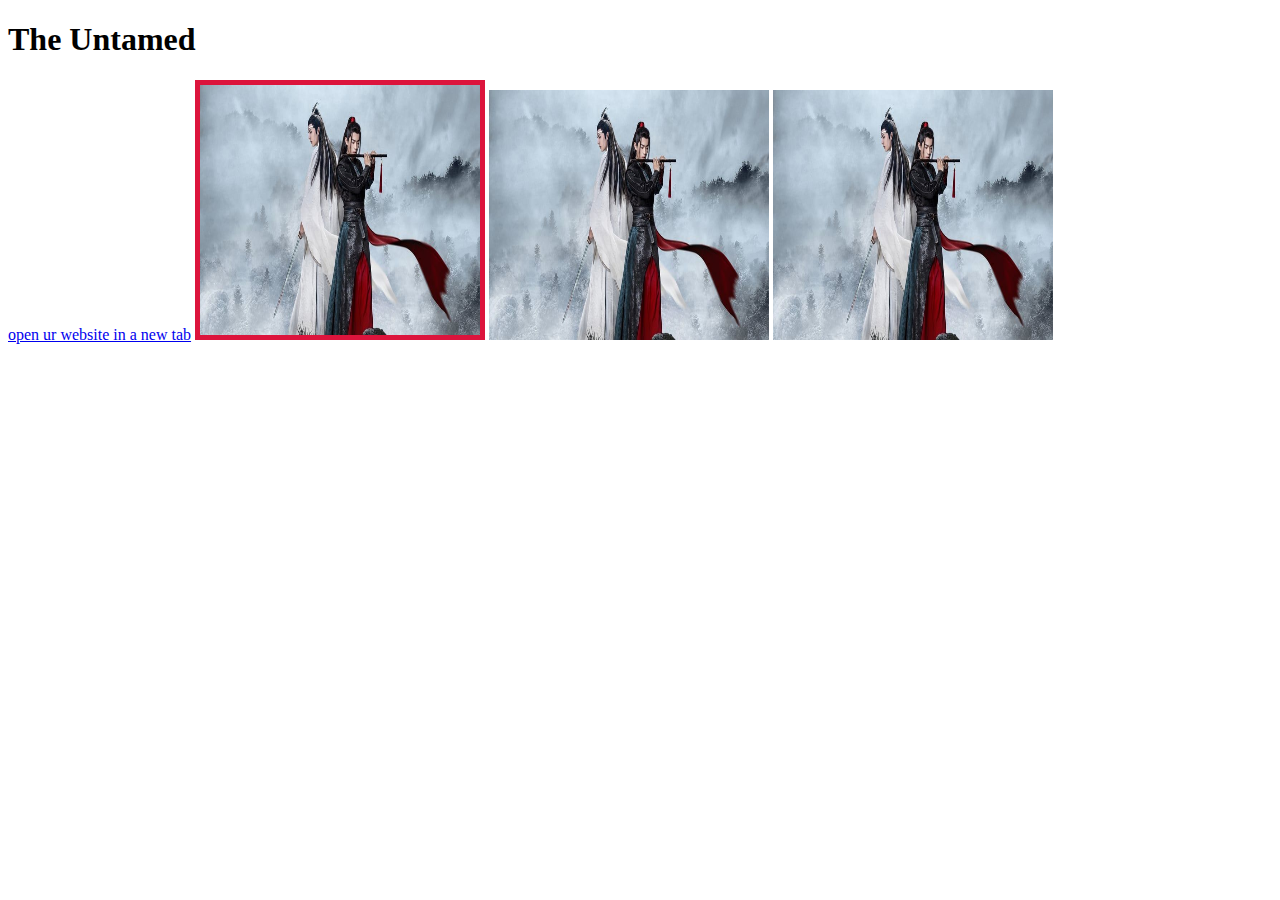
<file: index.html>
<!DOCTYPE html>
<html lang="en">
<head>
    <meta charset="UTF-8">
    <meta http-equiv="X-UA-Compatible" content="IE=edge">
    <meta name="viewport" content="width=device-width, initial-scale=1.0">
    <link rel="stylesheet" href="style.css">

    <title>Document</title>
</head>
<body>
    <h1>The Untamed</h1>

    <lo>
        <a target="_blank" href="http://google.com">open 
            ur website in a new tab</a>
    </lo>

    <img id="firstimg"
     class="logo"
      src="/img/wangxian.jpg"
       alt="this is a image"/>

    <img class="logo"
     src="/img/wangxian.jpg"
      alt="this is a image"/>

    <img class="logo"
     src="/img/wangxian.jpg"
      alt="this is a image"/>
    
</body>
</html>
</file>
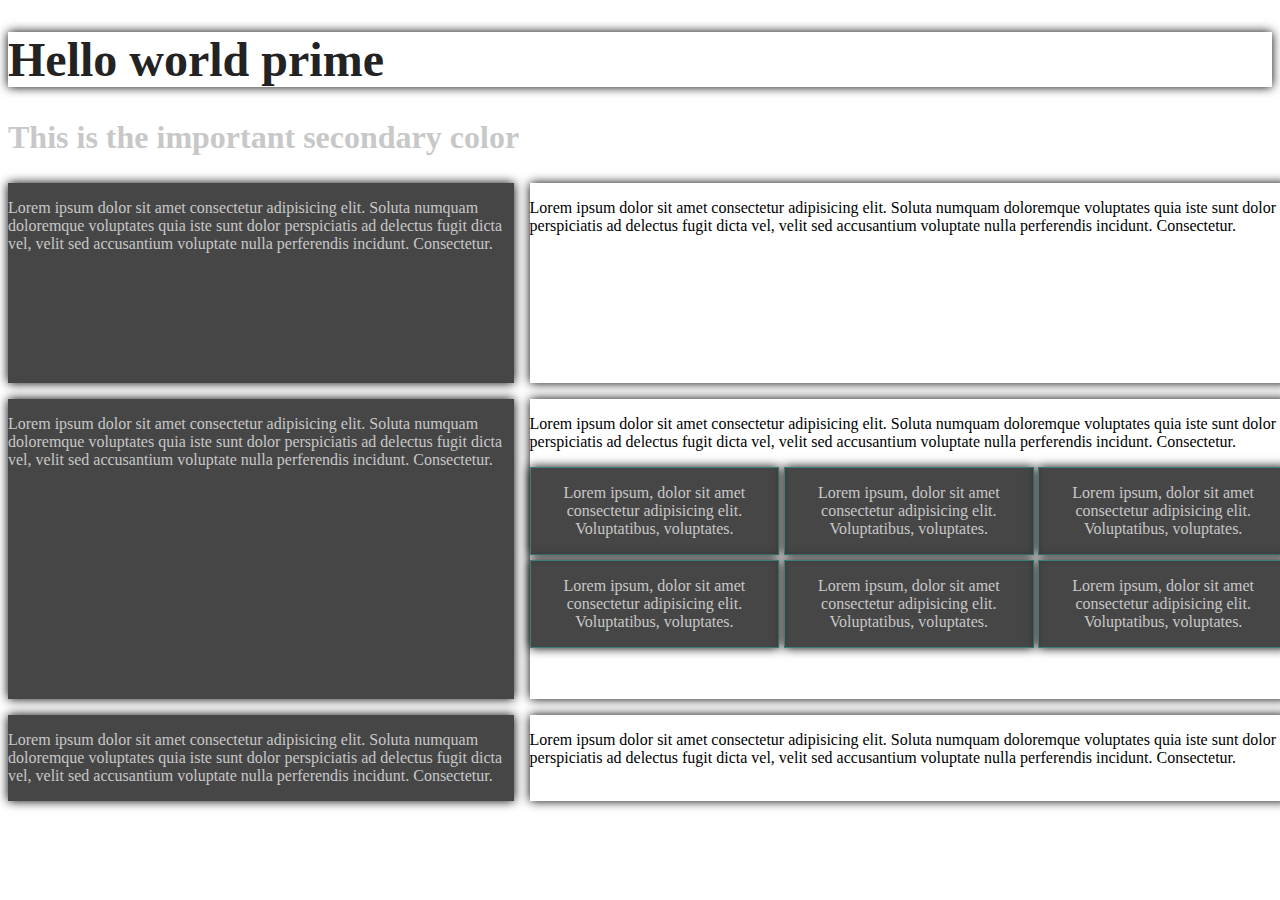
<file: add rules CSS statement/index.html>
<!DOCTYPE html>
<html lang="en">
<head>
    <meta charset="UTF-8">
    <meta http-equiv="X-UA-Compatible" content="IE=edge">
    <meta name="viewport" content="width=device-width, initial-scale=1.0">
    <link rel="stylesheet" href="main.css">
    <title>CSS3 Statements</title>
</head>
    <body>
        <h1>Hello world prime</h1>
        <h2>This is the important secondary color</h2>
        <div class="container">
            <div>
                <p>
                    Lorem ipsum dolor sit amet consectetur adipisicing elit. Soluta numquam doloremque voluptates quia iste sunt dolor perspiciatis ad delectus fugit dicta vel, velit sed accusantium voluptate nulla perferendis incidunt. Consectetur.
                </p>
            </div>
            <div>
                <p>
                    Lorem ipsum dolor sit amet consectetur adipisicing elit. Soluta numquam doloremque voluptates quia iste sunt dolor perspiciatis ad delectus fugit dicta vel, velit sed accusantium voluptate nulla perferendis incidunt. Consectetur.
                </p>
            </div>
            <div>
                <p>
                    Lorem ipsum dolor sit amet consectetur adipisicing elit. Soluta numquam doloremque voluptates quia iste sunt dolor perspiciatis ad delectus fugit dicta vel, velit sed accusantium voluptate nulla perferendis incidunt. Consectetur.
                </p>
            </div>
            <div>
                <p>
                    Lorem ipsum dolor sit amet consectetur adipisicing elit. Soluta numquam doloremque voluptates quia iste sunt dolor perspiciatis ad delectus fugit dicta vel, velit sed accusantium voluptate nulla perferendis incidunt. Consectetur.
                </p>
                <div class="nested">
                    <div>
                        <p>
                            Lorem ipsum, dolor sit amet consectetur adipisicing elit. Voluptatibus, voluptates.
                        </p>
                    </div>
                    <div>
                        <p>
                            Lorem ipsum, dolor sit amet consectetur adipisicing elit. Voluptatibus, voluptates.
                        </p>
                    </div>
                    <div>
                        <p>
                            Lorem ipsum, dolor sit amet consectetur adipisicing elit. Voluptatibus, voluptates.
                        </p>
                    </div>
                    <div>
                        <p>
                            Lorem ipsum, dolor sit amet consectetur adipisicing elit. Voluptatibus, voluptates.
                        </p>
                    </div>
                    <div>
                        <p>
                            Lorem ipsum, dolor sit amet consectetur adipisicing elit. Voluptatibus, voluptates.
                        </p>
                    </div>
                    <div>
                        <p>
                            Lorem ipsum, dolor sit amet consectetur adipisicing elit. Voluptatibus, voluptates.
                        </p>
                    </div>
                </div>
            </div>
            <div>
                <p>
                    Lorem ipsum dolor sit amet consectetur adipisicing elit. Soluta numquam doloremque voluptates quia iste sunt dolor perspiciatis ad delectus fugit dicta vel, velit sed accusantium voluptate nulla perferendis incidunt. Consectetur.
                </p>
            </div>
            <div>
                <p>
                    Lorem ipsum dolor sit amet consectetur adipisicing elit. Soluta numquam doloremque voluptates quia iste sunt dolor perspiciatis ad delectus fugit dicta vel, velit sed accusantium voluptate nulla perferendis incidunt. Consectetur.
                </p>
            </div>
        </div>
    </body>
</html>
</file>
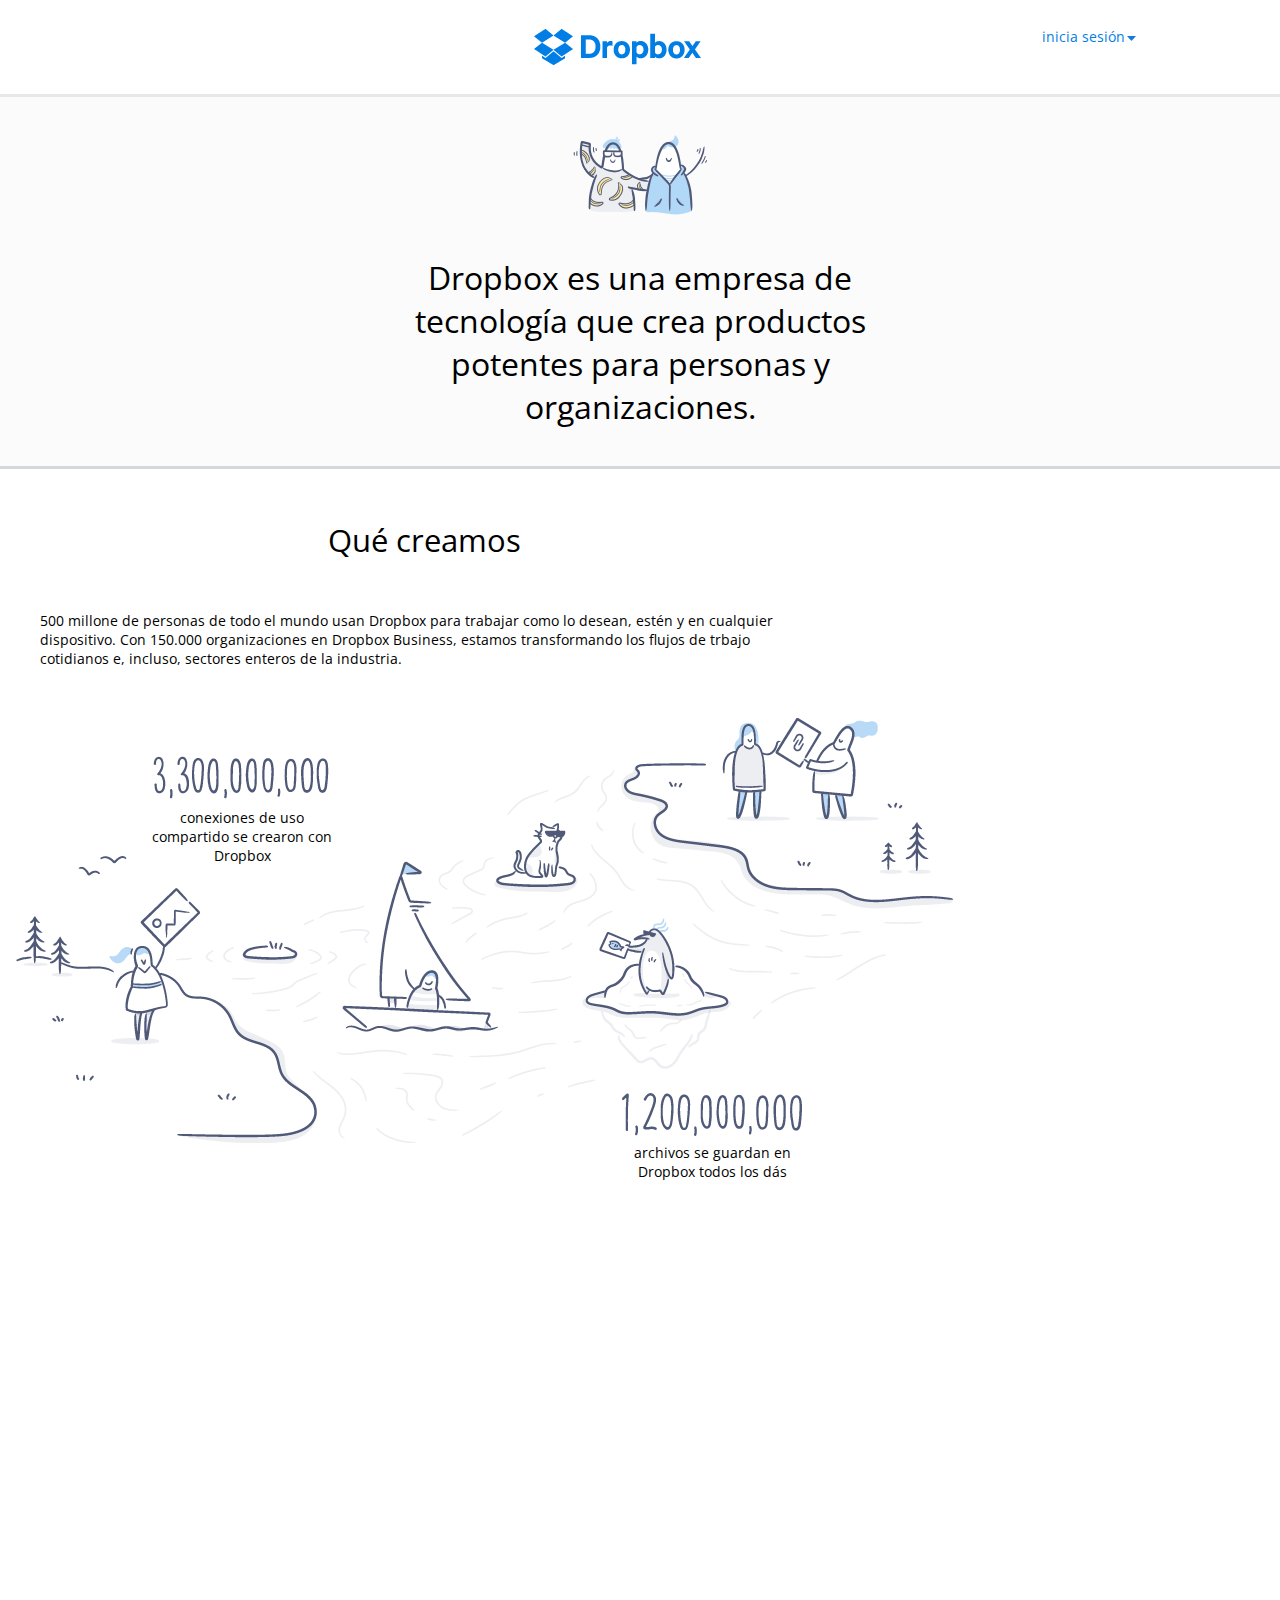
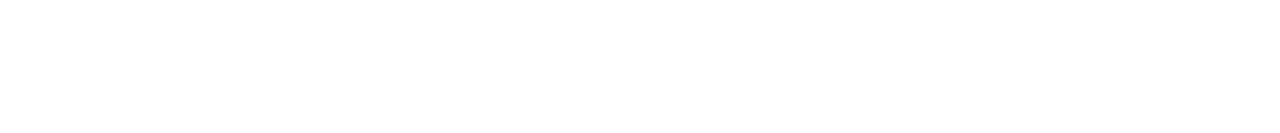
<file: DROPBOX (PRACTICA PAGE)/index.html>
<!DOCTYPE html>
<html lang="en">
<head>
    <meta charset="UTF-8">
    <meta http-equiv="X-UA-Compatible" content="IE=edge">
    <meta name="viewport" content="width=device-width, initial-scale=1.0">
    <link rel="stylesheet" href="style.css">
    <title>Dropbox</title>
</head>
<body>
    <!-- Menu -->
    <menu>
        <ul class="nav">
            <li></li><a href="index.html"><img src="image/logo.png" alt="logo"></a></li>
            <li class="icono"><a href="#">inicia sesión<img class="i" src="image/arrow.png" alt=""></a></li>
        </ul>
    </menu>

    <!--  header -->

     <header class="header">
        <div class="content">
            <div class="img">
                <img src="image/founders.png" alt="">
            </div>
            <div class="p">
                <p>
                    Dropbox es una empresa de <br> tecnología que crea productos <br> potentes para personas y <br> organizaciones.
                </p>
            </div>
        </div>
    </header>

    <!-- contenido -->
    <section id="creamos">
        <div class="container creamos">
            <p class="title">Qué creamos</p>
            <p>
                500 millone de personas de todo el mundo usan Dropbox para trabajar como lo desean, estén y en cualquier dispositivo. Con 150.000 organizaciones en Dropbox Business, estamos transformando los flujos de trbajo cotidianos e, incluso, sectores enteros de la industria.
            </p>
        </div>
    </section>

    <!-- final  -->

    <section id="final">
        <div class="final">
            <div class="num">
                <img src="image/construimos.png" alt="">
            </div>
            <div class="conexion">
                <img src="image/3300000000.png" alt="">
                <p>
                    conexiones de uso <br> compartido se crearon con <br> Dropbox
                </p>
            </div>
            <div class="archivo">
                <img src="image/1200000000.png" alt="">
                <p>
                    archivos se guardan en <br> Dropbox todos los dás
                </p>
            </div>
        </div>
    </section>

</body>
</html>
</file>
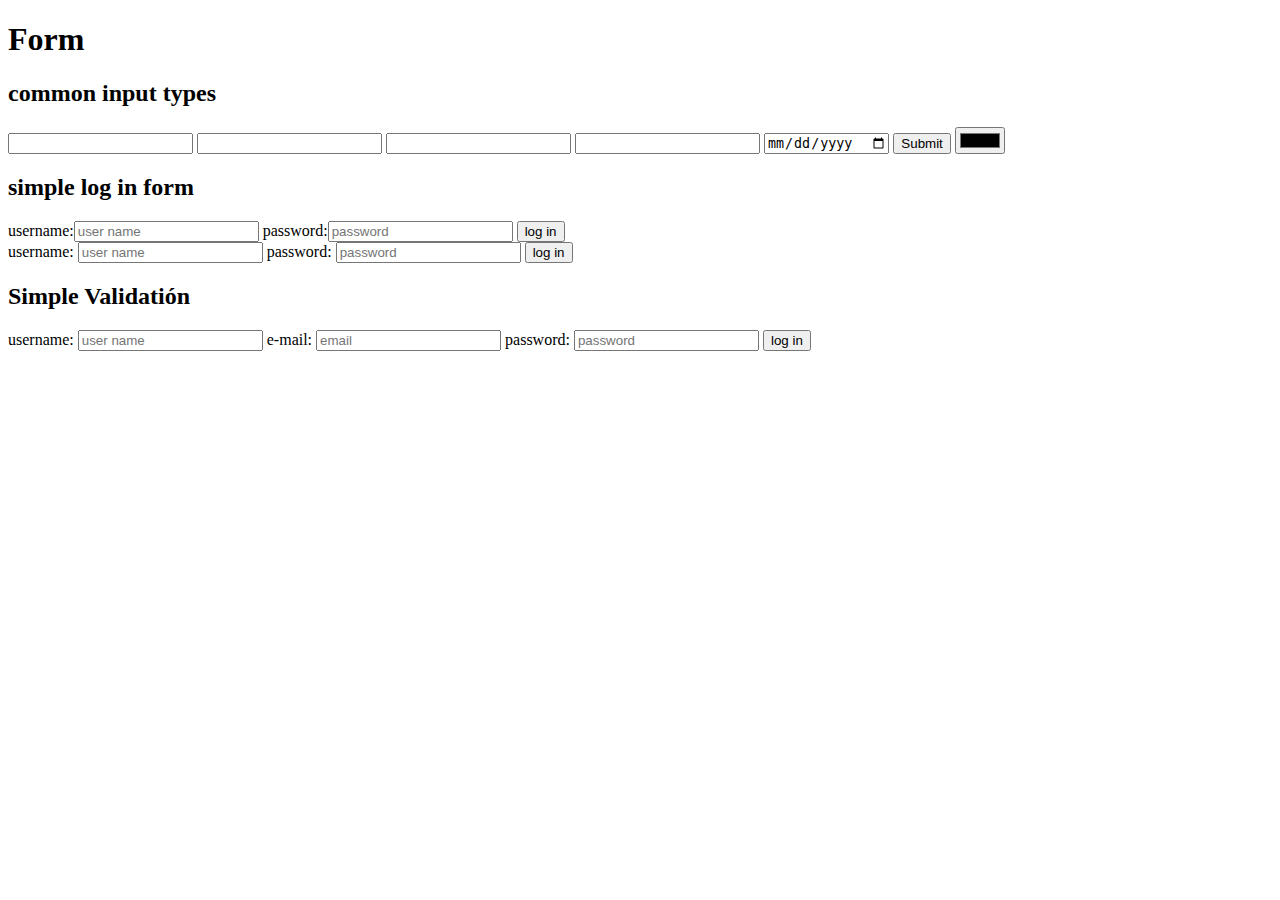
<file: forms.html>
<!DOCTYPE html>
<html lang="en">
    <head>
        <meta charset="UTF-8">
        <meta http-equiv="X-UA-Compatible" content="IE=edge">
        <meta name="viewport" content="width=device-width, initial-scale=1.0">
        <title>forms</title>
    </head>
    <body>
        <h1>Form</h1>
        <h2>common input types</h2>

        <input type="text">
        <input type="name">
        <input type="email">
        <input type="password">
        <input type="date">
        <input type="submit">
        <input type="color">

        <h2>simple log in form</h2>
        <form action="http://wikipedia.org" method="POST">
            <label for="">
                username:<input type="name" name="username" 
                placeholder="user name">
            </label>
            
            <label for="">
                password:<input type="password" name="password" 
                placeholder="password">
            </label>
            
            <input type="submit" value="log in">
        </form>

        <form action="http://wikipedia.org" method="POST">
            <label for="username">username:</label>
            <input id="username" type="name" name="username" placeholder="user name">
            <label for="password"> password: </label>
            <input id="password" type="password" name="password" placeholder="password">
            <input type="submit" value="log in">
        </form>

        <h2>Simple Validatión</h2>
        <form action="http://wikipedia.org" method="POST">
            <label for="username">username:</label>
            <input 
             id="username" 
             type="name" 
             name="username" 
             placeholder="user name"
             required
             />
             <label for="email">e-mail:</label>
            <input 
             id="email" 
             type="email" 
             name="email" 
             placeholder="email"
             required
             />
            <label for="password"> password: </label>
            <input
             id="password"
             type="password"
             name="password"
             placeholder="password"
             required
             />
            <input 
             type="submit"
             value="log in"
             />
        </form>



    </body>
</html>
</file>
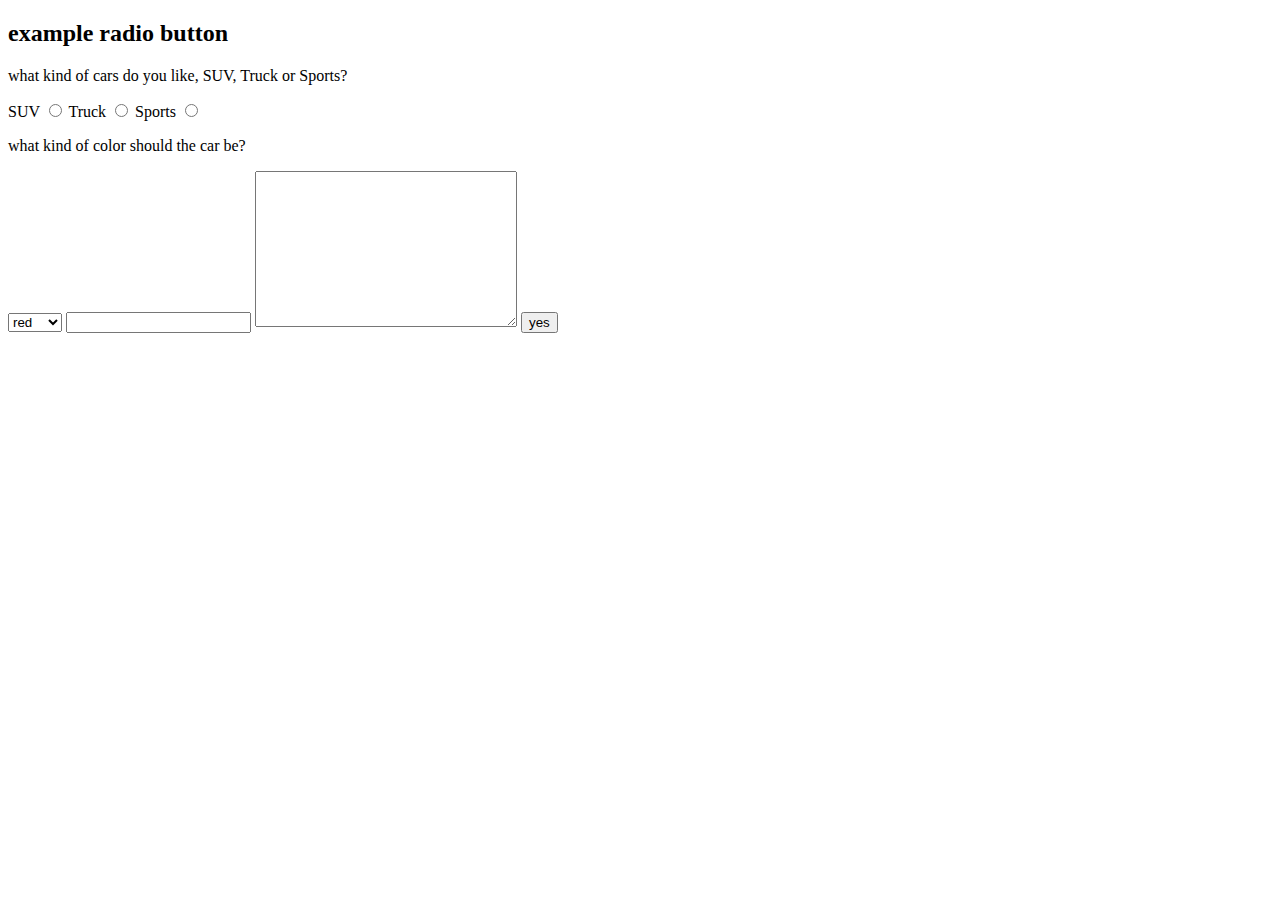
<file: radiSelectText.html>
<!DOCTYPE html>
<html lang="en">
    <head>
        <meta charset="UTF-8">
        <meta http-equiv="X-UA-Compatible" content="IE=edge">
        <meta name="viewport" content="width=device-width, initial-scale=1.0">
        <title>form</title>
    </head>
    <body>
        <h2>example radio button</h2>
        what kind of cars do you like, SUV,  Truck or Sports?
        <p></p>

        <form action="">
            <label for="SUV">SUV</label>
            <input name="cars" id="SUV" type="radio" value="SUV"> 
            <label for="Truck">Truck</label>
            <input name="cars" id="Truck" type="radio" value="Truck">
            <label for="Sports">Sports</label>
            <input name="cars" id="Sports" type="radio" value="Sports">

            <p>what kind of color should the car be?</p>

            <select name="color" id="">
                <option value="red">red</option>
                <option value="black">black</option>
                <option value="blue">blue</option>
                <option value="pink">pink</option>
            </select>

            <input 
            type="text">

            <textarea name="" id="" cols="30" rows="10"></textarea>
        
            <button>yes</button>
        </form>
    </body>
</html>
</file>
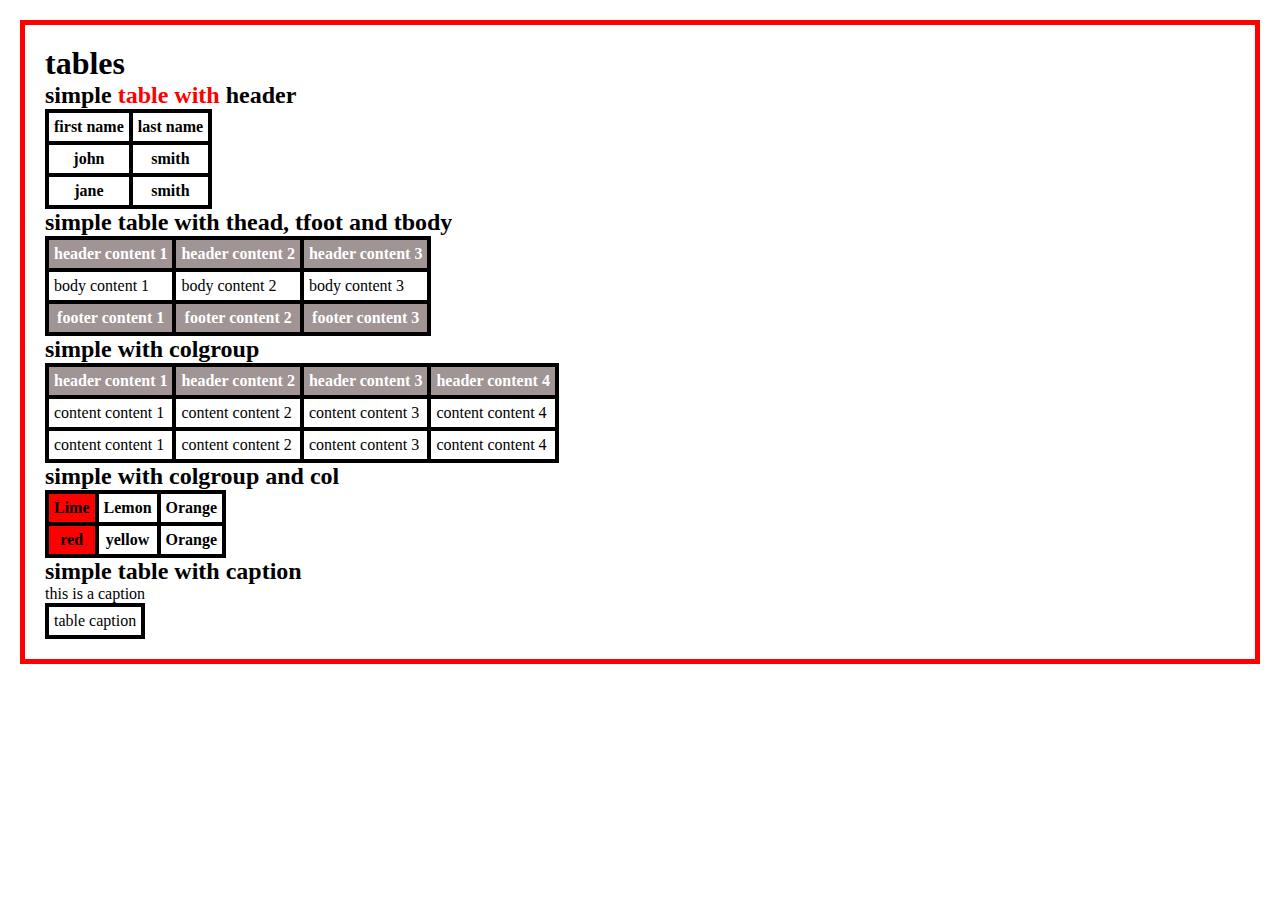
<file: table.html>
<!DOCTYPE html>
<html lang="en">
    <head>
        <meta charset="UTF-8">
        <meta http-equiv="X-UA-Compatible" content="IE=edge">
        <meta name="viewport" content="width=device-width, initial-scale=1.0">
        <link rel="stylesheet" href="tablestyle.css">
        <title>tables</title>
    </head>
    <div class="container">
        <table>
            <h1>tables</h1>

            <h2>simple <span class="spanclass"> table with </span>header </h2>
            <table border="1">
                <tr>
                    <th>first name</th>
                    <th>last name</th>
                </tr>
                <tr>
                    <th>john</th>
                    <th>smith</th>
                </tr>
                <tr>
                    <th>jane</th>
                    <th>smith</th>
                </tr>
            </table>

            <h2>simple table with thead, tfoot and tbody</h2>
            <table border="1">
                <thead>
                    <tr>
                        <th>header content 1</th>
                        <th>header content 2</th>
                        <th>header content 3</th>
                    </tr>
                </thead>
                <tbody>
                    <tr>
                        <td>body content 1</td>
                        <td>body content 2</td>
                        <td>body content 3</td>
                    </tr>
                </tbody>
                <tfoot>
                    <tr>
                        <th>footer content 1</th>
                        <th>footer content 2</th>
                        <th>footer content 3</th>
                    </tr>
                </tfoot>
            </table>

            <h2>simple with colgroup</h2>
            <table>
                <colgroup span="4"></colgroup>
                <thead>
                    <tr>
                        <th>header content 1</th>
                        <th>header content 2</th>
                        <th>header content 3</th>
                        <th>header content 4</th>
                    </tr>
                </thead>
                <tr>
                    <td>content content 1</td>
                    <td>content content 2</td>
                    <td>content content 3</td>
                    <td>content content 4</td>
                </tr>
                <tr>
                    <td>content content 1</td>
                    <td>content content 2</td>
                    <td>content content 3</td>
                    <td>content content 4</td>
                </tr>
            </table>

            <h2>simple with colgroup and col</h2>
            <table>
                <colgroup>
                    <col style="background-color: red">
                    <col span="2">
                </colgroup>
                <tr>
                    <th>Lime</th>
                    <th>Lemon</th>
                    <th>Orange</th>
                </tr>
                <tr>
                    <th>red</th>
                    <th>yellow</th>
                    <th>Orange</th>
                </tr>
            </table>

            <h2>simple table with caption</h2>
            <table>
                <caption>
                    this is a caption
                </caption>
                <tr>
                    <td>table caption</td>
                </tr>
            </table>            
        </table>
    </div>
</html>
</file>
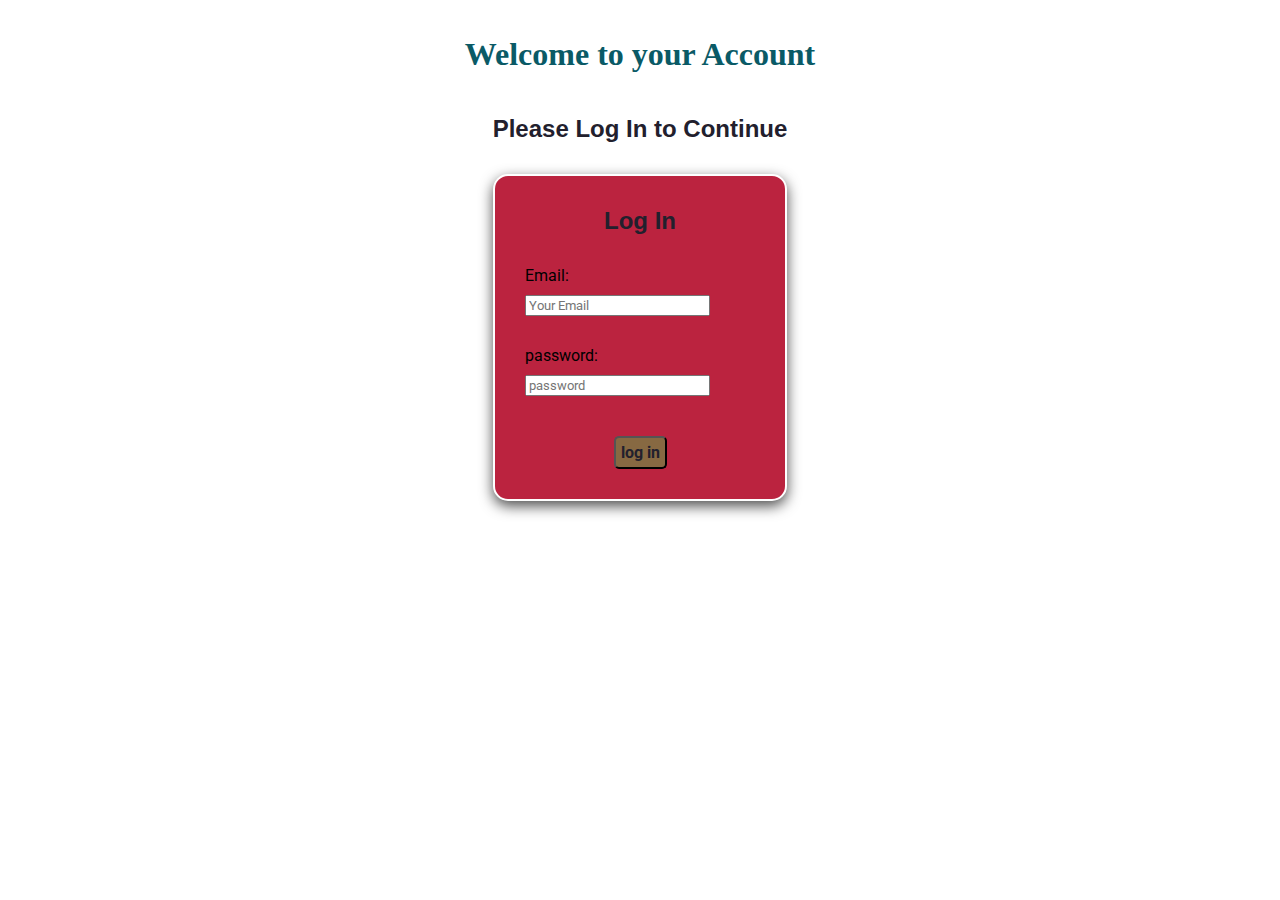
<file: forms/login.html>
<!DOCTYPE html>
<html lang="en">
<head>
    <meta charset="UTF-8">
    <meta http-equiv="X-UA-Compatible" content="IE=edge">
    <meta name="viewport" content="width=device-width, initial-scale=1.0">
    <link rel="stylesheet" href="/forms/logInStyle.css">
    <title>Log in</title>
</head>
<body>


    <h1>Welcome to your Account</h1>
    <h2>Please Log In to Continue</h2>
    <div class="container-login">
        <form id="login" action="http://wikipedia.org" method="POST">
            <h2>Log In</h2>
            <div>
                <label  for="email">Email:</label>
                <input 
                    class="email"
                    id="email" 
                    type="email" 
                    name="email" 
                    placeholder="Your Email"
                    required
                    />
            </div>
            <div>
                <label  for="password"> password: </label>
                <input
                    class="password"
                    id="password"
                    type="password"
                    name="password"
                    placeholder="password"
                    pattern=".{5,10}"
                    title="password min 5, max 10 characters"
                    required
                    />
            </div>
            <div class="btn-login">
                <input 
                    class="btn"
                    type="submit"
                    value="log in"
                    />
            </div>
        </form>
    </div>
    
</body>
</html>
</file>
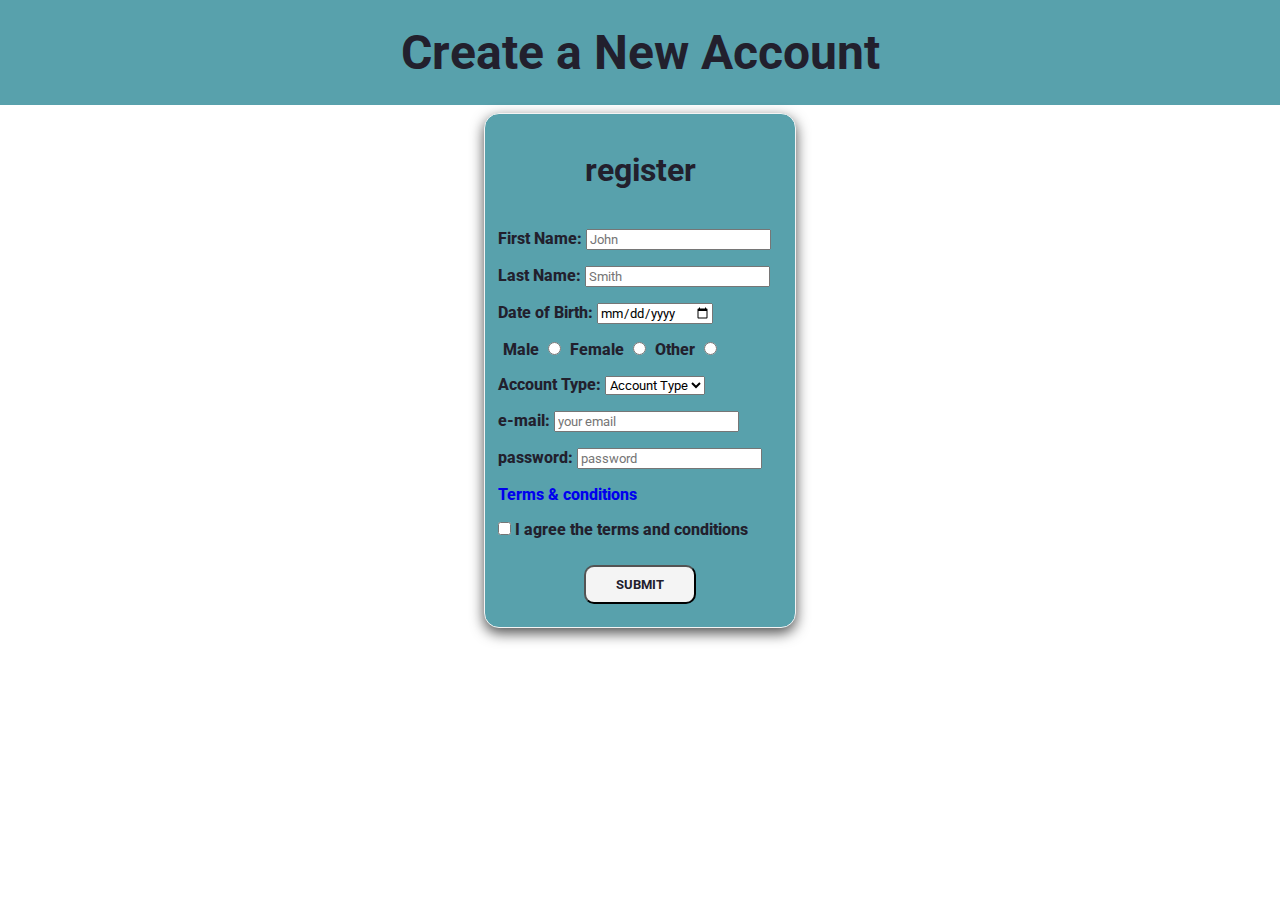
<file: forms/register.html>
<!DOCTYPE html>
<html lang="en">
<head>
    <meta charset="UTF-8">
    <meta http-equiv="X-UA-Compatible" content="IE=edge">
    <meta name="viewport" content="width=device-width, initial-scale=1.0">
    <link rel="stylesheet" href="registerStyle.css">
    <title>register</title>
</head>
<body>
    <h1>Create a New Account</h1>
   
    <div class="container">
        <form id="f1" target="_blank" action="/forms/login.html" method="get">

            <h2>register</h2>
            <!--name-->
            <div>

                <label for="Name">First Name:</label>
                <input id="Name" type="Name" name="Name" placeholder="John" required>
            </div>
            <!--last name-->
            <div>
                <label for="LastName">Last Name:</label>
                <input id="LastName" type="LastName" name="LastName" placeholder="Smith" required>
            </div>
            <!--date of birth-->
            <div>
                <label for="date">Date of Birth:</label>
                <input id="date" type="date" required>
            </div>
            <!--gender-->
            <div class="radio">
                <label for="Male">Male</label>
                <input name="gender" id="Male" type="radio" value="Male" required> 
                <label for="Female">Female</label>
                <input name="gender" id="Female" type="radio" value="Female" required>
                <label for="Other">Other</label>
                <input name="gender" id="Other" type="radio" value="Other" required>
            </div>
            <!--account type-->
            <div>
                <label for="account-type">Account Type:</label>
                <select name="account-type" id="selected-choise" required>
                    <option name="account-type" value="0" selected disabled>Account Type</option>
                    <option name="account-type" value="Administrator">Administrator</option>
                    <option name="account-type" value="Contributor">Contributor</option>
                    <option name="account-type" value="Visitor">Visitor</option>
                </select>
            </div>
            <!--email-->
            <div>
                <label for="email">e-mail:</label>
                <input id="email" type="email" name="email" placeholder="your email" required>
            </div>
            <!--password-->
            <div>
            <label for="password"> password: </label>
            <input
            id="password" type="password" name="password" placeholder="password" pattern=".{5,10}"
            title="password min 5, max 10 characters"
            required
            />
            </div>
            <!--terms and conditions-->
            <div>
            <p>
                <a class="tc" href="/forms/terms&conditions.html" target="_blank">Terms & conditions</a>
            </p>
            </div>
            <!--agreement-->
            <div>
            <input name="agree" type="checkbox" id="agree" required>
            <label for="agree">I agree the terms and conditions</label>
            </div>

            <div class="btn-submit">
            <input type="submit" value="submit">
            </div>

        </form>
    </div>

</body>
</html>
</file>
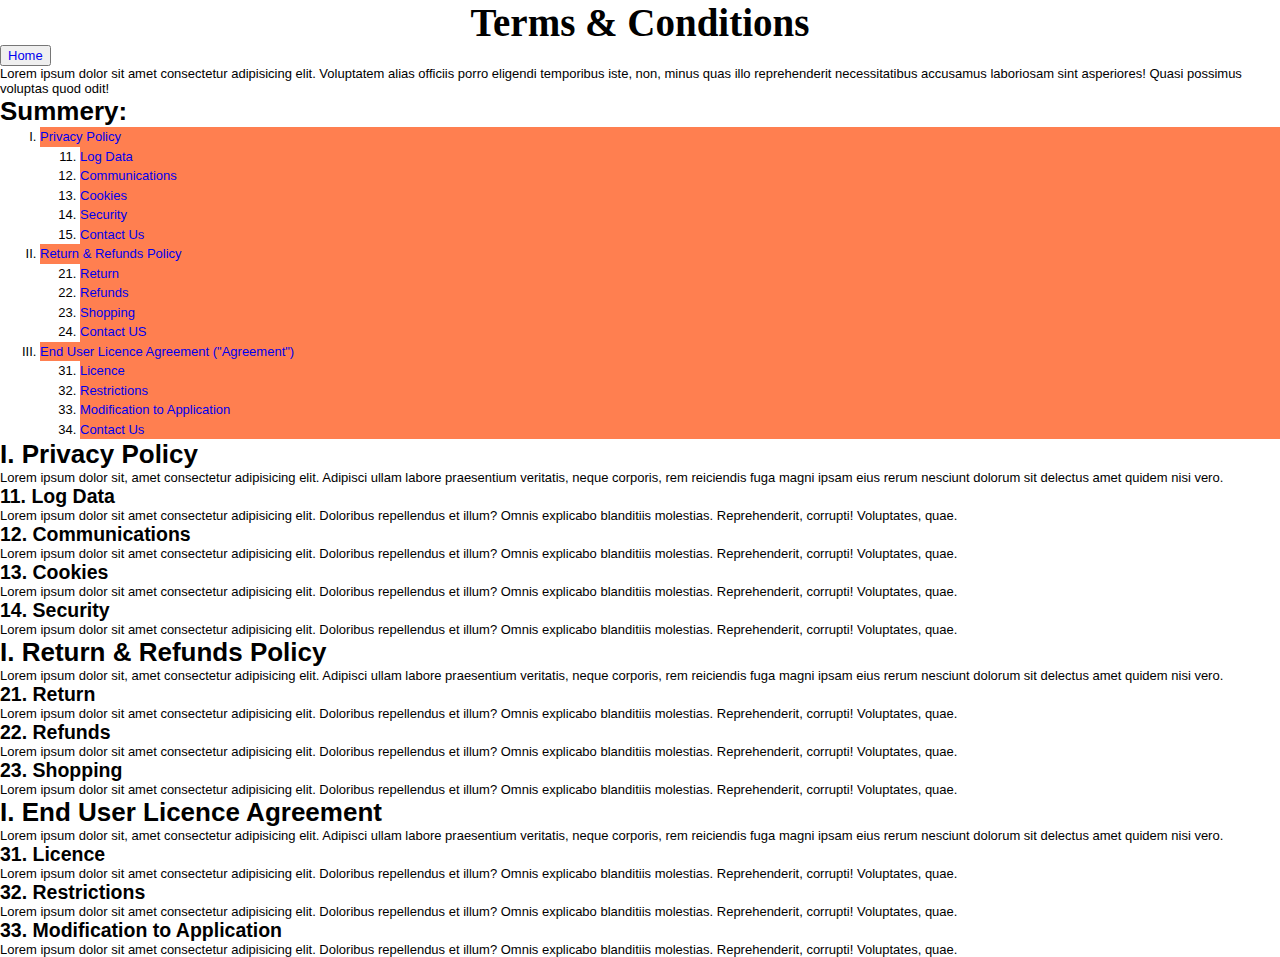
<file: forms/terms&conditions.html>
<!DOCTYPE html>
<html lang="en">
<head>
    <meta charset="UTF-8">
    <meta http-equiv="X-UA-Compatible" content="IE=edge">
    <meta name="viewport" content="width=device-width, initial-scale=1.0">
    <link rel="stylesheet" href="/forms/T&Cstyle.css">
    <title>Terms & Conditions</title>
</head>
    <body>

        <h1>Terms & Conditions</h1>
        <button type="button"> <a href="register.html">Home</a></button>
        <p>
            Lorem ipsum dolor sit amet consectetur 
            adipisicing elit. Voluptatem alias officiis
             porro eligendi temporibus iste, non, minus
            quas illo reprehenderit necessitatibus
            accusamus laboriosam sint asperiores! 
            Quasi possimus voluptas quod odit!
        </p>
        
        <h2>Summery:</h2>

        <ol type="I"><li> <a href="#Policy">Privacy Policy</a> </li>
            <ol start="11">
                <li><a  href="#Log Data"> Log Data</a></li>
                <li><a  href="#Communications">Communications</a></li>
                <li><a  href="#Cookies">Cookies</a></li>
                <li><a  href="#Security">Security</a></li>
                <li><a  href="#">Contact Us</a></li>
            </ol>
            <li> <a href="#rrp">Return & Refunds Policy</a> </li>
            <ol start="21">
                <li><a  href="#Return">Return</a></li>
                <li><a  href="#Refunds">Refunds</a></li>
                <li><a  href="#Shopping">Shopping</a></li>
                <li><a  href="#">Contact US</a></li>
            </ol>
            <li> <a href="#eula"> End User Licence Agreement ("Agreement")</a></li>
            <ol start="31">
                <li><a href="#Licence">Licence</a></li>
                <li><a href="#Restrictions">Restrictions</a></li>
                <li><a href="#Modification to Application">Modification to Application</a></li>
                <li><a href="#">Contact Us</a></li>
            </ol>
        </ol>
            <div class="container-policy">
            <h2 id="Policy">I. Privacy Policy</h2>
            <p>Lorem ipsum dolor sit, amet consectetur
                adipisicing elit. Adipisci ullam labore
                praesentium veritatis, neque corporis, 
                rem reiciendis fuga magni ipsam eius 
                rerum nesciunt dolorum sit delectus amet 
                quidem nisi vero.</p>
                <h3 id="Log Data">11. Log Data</h3>
                <p>Lorem ipsum dolor sit amet consectetur 
                    adipisicing elit. Doloribus repellendus et 
                    illum? Omnis explicabo blanditiis molestias. 
                    Reprehenderit, corrupti! Voluptates, quae.</p>
                <h3 id="Communications">12. Communications</h3>
                <p>Lorem ipsum dolor sit amet consectetur 
                    adipisicing elit. Doloribus repellendus et 
                    illum? Omnis explicabo blanditiis molestias. 
                    Reprehenderit, corrupti! Voluptates, quae.</p>
                <h3 id="Cookies">13. Cookies </h3>
                <p>Lorem ipsum dolor sit amet consectetur 
                    adipisicing elit. Doloribus repellendus et 
                    illum? Omnis explicabo blanditiis molestias. 
                    Reprehenderit, corrupti! Voluptates, quae.</p>
                <h3 id="Security">14. Security</h3>
                <p>Lorem ipsum dolor sit amet consectetur 
                    adipisicing elit. Doloribus repellendus et 
                    illum? Omnis explicabo blanditiis molestias. 
                    Reprehenderit, corrupti! Voluptates, quae.</p>
            </div>

            <div class="container-rrp">
            <h2 id="rrp">I. Return & Refunds Policy</h2>
            <p>Lorem ipsum dolor sit, amet consectetur
                adipisicing elit. Adipisci ullam labore
                praesentium veritatis, neque corporis, 
                rem reiciendis fuga magni ipsam eius 
                rerum nesciunt dolorum sit delectus amet 
                quidem nisi vero.</p>
                <h3 id="Return">21. Return</h3>
                <p>Lorem ipsum dolor sit amet consectetur 
                    adipisicing elit. Doloribus repellendus et 
                    illum? Omnis explicabo blanditiis molestias. 
                    Reprehenderit, corrupti! Voluptates, quae.</p>
                <h3 id="Refunds">22. Refunds</h3>
                <p>Lorem ipsum dolor sit amet consectetur 
                    adipisicing elit. Doloribus repellendus et 
                    illum? Omnis explicabo blanditiis molestias. 
                    Reprehenderit, corrupti! Voluptates, quae.</p>
                <h3 id="Shopping">23. Shopping</h3>
                <p>Lorem ipsum dolor sit amet consectetur 
                    adipisicing elit. Doloribus repellendus et 
                    illum? Omnis explicabo blanditiis molestias. 
                    Reprehenderit, corrupti! Voluptates, quae.</p>
            </div>

            <div class="container-eula">
            <h2 id="eula">I. End User Licence Agreement</h2>
            <p>Lorem ipsum dolor sit, amet consectetur
                adipisicing elit. Adipisci ullam labore
                praesentium veritatis, neque corporis, 
                rem reiciendis fuga magni ipsam eius 
                rerum nesciunt dolorum sit delectus amet 
                quidem nisi vero.</p>
                <h3 id="Licence">31. Licence</h3>
                <p>Lorem ipsum dolor sit amet consectetur 
                    adipisicing elit. Doloribus repellendus et 
                    illum? Omnis explicabo blanditiis molestias. 
                    Reprehenderit, corrupti! Voluptates, quae.</p>
                <h3 id="Restrictions">32. Restrictions</h3>
                <p>Lorem ipsum dolor sit amet consectetur 
                    adipisicing elit. Doloribus repellendus et 
                    illum? Omnis explicabo blanditiis molestias. 
                    Reprehenderit, corrupti! Voluptates, quae.</p>
                <h3 id="Modification to Application">33. Modification to Application</h3>
                <p>Lorem ipsum dolor sit amet consectetur 
                    adipisicing elit. Doloribus repellendus et 
                    illum? Omnis explicabo blanditiis molestias. 
                    Reprehenderit, corrupti! Voluptates, quae.</p>
            </div>
                
        

        


    </body>
</html>
</file>
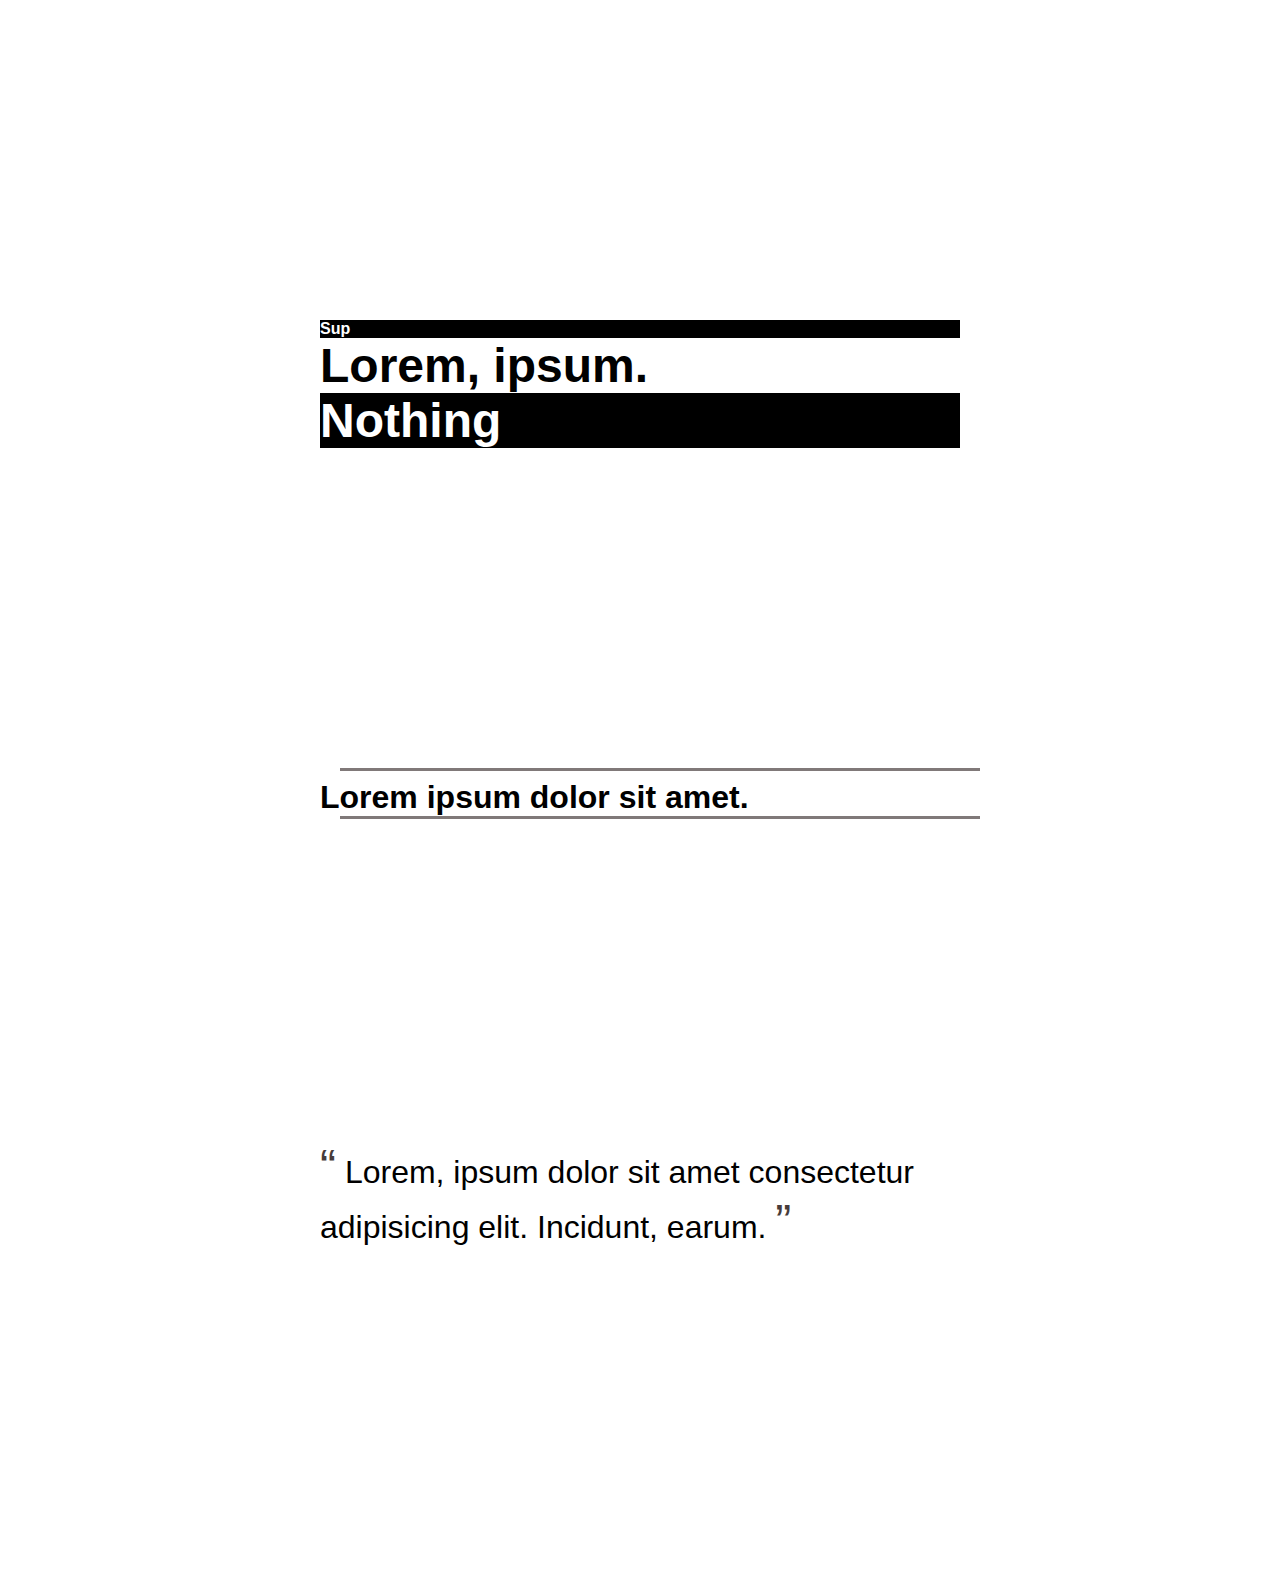
<file: pseudo-elements/befoe&after.html>
<!DOCTYPE html>
<html lang="en">
<head>
    <meta charset="UTF-8">
    <meta http-equiv="X-UA-Compatible" content="IE=edge">
    <meta name="viewport" content="width=device-width, initial-scale=1.0">
    <link rel="stylesheet" href="index.css">
    <title>Advance Selector - Pseudo Elements</title>
</head>
<body>

    <h1>Lorem, ipsum.</h1>
    <h2>Lorem ipsum dolor sit amet.</h2>
    <p>
        Lorem, ipsum dolor sit amet consectetur adipisicing elit. Incidunt, earum.
    </p>

</body>
</html>
</file>
<file: style.css>
/*targeting in CSS*/

        /*tag targeting in CSS*/

        img {
            width: 280px;
        }

        /*class targeting in CSS*/
        .logo {
            height: 250px;
        }

        /*id targeting in CSS*/
        #firstimg {
            border: crimson solid 5px;
        }
</file>
<file: add rules CSS statement/main.css>
/* --------- @import ---------- */

/* to import style from some place else */


@import"_config.css";

h1 {
    color : var(--color-prim);
    font-size: var(--mf);
    box-shadow: var(--shadow);
}
h2 {
    color: var(--color-sec);
    font-size: var(--sf);
}
.container {
    display: grid;
    grid-template-columns: 40% 60%;
    grid-template-rows: 200px 300px;
    gap: 1rem;
}
.container > div {
    box-shadow: var(--shadow);
}
.container > div:nth-child(odd) {
    color: var(--color-sec);
    background-color: var(--bg-d);
}
.nested {
    display: grid;
    grid-template-columns: repeat(3,1fr);
    gap: 0.3rem;
}
.nested div {
    background-color: var(--bg-d);
    color: var(--color-sec);
    border: 1px solid rgb(60, 128, 121);
    text-align: center;
    box-shadow: var(--shadow);
}

/* -------------- @media -------------- */

/* to rearrange itself - to fit the screen */

@media(max-width: 900px) {
    .container {
        display: flex;
        flex-wrap: wrap;
    }
    .nested {
        grid-template-columns: repeat(2, 1fr);
    }
    .nested div {
        background-color: var(--bg-l);
        color: var(--color-prim);
        
    }
    .container div {
        animation: grandma 2s ease-in-out 0s infinite;
        animation: grandma 2s ease-in-out 0s infinite;
    }
    
    @keyframes grandma{
        from{
            height: 0%;
        }
        to{
            height: 100%;
        }
    }
    
}

/* --------------- @keyframes ----------------- */

/* describe the aspect of intermediate steps in a css animations sequence */

/* .container div {
    animation: grandma 2s ease-in-out 0s infinite;
    animation: grandma 2s ease-in-out 0s infinite;
}

@keyframes grandma{
    from{
        height: 0%;
    }
    to{
        height: 100%;
    }
}
 */
</file>
<file: DROPBOX (PRACTICA PAGE)/style.css>
@import url('https://fonts.googleapis.com/css2?family=Open+Sans:wght@300&display=swap');

* {
    margin:0px;
    padding:0px;
    font-family: 'Open Sans', sans-serif;
}

/*---------------- menu-----------------------*/

menu ul{
  background-color:transparent;
  background-position:center;
  position: absolute;
  top: 0px;
  left: 0px;
  width: 100%; 
  margin:25px;
  display: block;
  list-style: none;
}
a {
    position: auto;
    text-decoration: none;
    color: #007ee5;
    font-size: 14px;
}

.nav{
    display: flex;
    justify-content: space-around;
    flex-wrap: wrap;
}


/* ---------------------- header------------------------------ */
header {
    margin-top: 2.5cm;
    padding: 1cm;
    display: block;
    font-size: 32px;
    background-color: #fbfbfc;
    text-align: center;
    border-width: medium;
    border-top-style: solid;
    border-top-color: #e8e8e8;
    border-bottom-style: solid;
    border-bottom-color: #d4d8dc;
} 
.img {
    margin-bottom: 2rem;
}

/*-----------------------------contenido----------------------*/

.creamos {
/*     width: fit-content;
    margin-right: 40%;
    padding: 2rem;
    font-size: 21px;
    background-position: center; */
    margin-top: 0cm;
    display: block;
    width: 60%;
    margin: 40px ;
    font-size: 14px;
    text-align: left;
}

.creamos p {
    margin: 50px auto
}
.title {
    font-size: 31px;
    text-align: center;
    margin-bottom: 1.5rem;
}

/* ----------------------------final--------------------------- */

.final {
    background-color:transparent;
    background-position:center;
}
.final .num{

/*     width: fit-content;
    position: absolute;
    background-position: auto; */
    display: block;
    position: absolute;
    width: 60% auto;
    margin: 0;
    padding: 5px;
    padding: 1rem;
    display: auto;
    padding-top: 0px;
}
.conexion {
    padding-top: 0;
    width: 25%;
    margin-top: 0cm;
    margin: 50px;
    font-size: 14px;
    padding: 5px;
    padding: 2rem;
    text-align: center;
}

.archivo {

    width: 25%;
    margin: 520px;
    padding: 2rem;
    margin-top: 10rem;
    font-size: 14px;
    padding: 2rem;
    text-align: center;

}
</file>
<file: tablestyle.css>
* {
    margin: 0;
    
}
table{
    border-collapse: collapse;
}

table, th, td {
    padding: 5px;
    border: 4px solid black
}
thead, tfoot{
    background-color: #a09494;
    color: #ffffff;
}
.container{
    margin: 20px;
    border: 5px solid red;
    padding: 20px;
}

.spanclass {
    color: red;
}
</file>
<file: forms/logInStyle.css>
@import url('https://fonts.googleapis.com/css2?family=Roboto&display=swap');
*{
    font-family: 'Roboto', sans-serif;
    margin: 10px;

}

:root{
    --primary-color: #0a5a66;
    --dark-color: #22202d;
    --light-color: #f4f4f4;
    --danger-color: #d30d2d;
    --success-color: #2aaa64;
    --shadow: 0 5px 14px rgb(0, 0, 0, 0.7);
}

#login{
    color: #fff;
    padding: 5px;;
    background-color: #bb233f;
    width: 280px;
    margin: 0 auto;
    position: relative;
    border: 2px solid rgb(255, 255, 255);
    border-radius:15px;
    box-shadow: var(--shadow)
}
h1{
    text-align: center;
    padding: 1rem;
    font-family: 'Times New Roman', Times, serif;
    color: var(--primary-color);
}
h2{
    text-align: center;
    padding: 1rem;
    font-family: Arial, Helvetica, sans-serif;
    color: var(--dark-color);
}
h1:hover{
    box-shadow: var(--shadow);
}

div{
    padding: 5px;
}
.logi,
label{
    color: black;
}

[value="log in"]{
    padding: 5px;
    font-family: 'Roboto', sans-serif;
    font-size: 1rem;
    font-weight: bold;
    color: var(--dark-color);
    /*box-shadow: var(--shadow)*/
}
input[type="submit"]{
    padding: 10px auto;
    background: rgb(135, 105, 66);
    border-radius: 5px;
    margin: 10px auto;
}
.btn:hover{
    box-shadow: var(--shadow);
    background: var(--success-color);
}

.btn-login{
    display: flex;
}
.email:hover,.password:hover{
    background-color: var(--dark-color);
}

/* focus */

input:focus {
    background-color: var(--dark-color);
    color: var(--light-color);
}
</file>
<file: forms/registerStyle.css>
@import url('https://fonts.googleapis.com/css2?family=Roboto&display=swap');

*{
    margin: 0;
    font-family: 'Roboto', sans-serif;
}

:root{
    --primary-color: #58a1ac;
    --dark-color: #22202d;
    --light-color: #f4f4f4;
    --danger-color: #d30d2d;
    --success-color: #2aaa64;
    --shadow: 0 5px 14px rgb(0, 0, 0, 0.7);
}

#f1{
    border: 1px solid var(--light-color);
    width: 300px;
    margin: 0 auto;
    padding: 5px;
    border-radius: 15px;
    background-color: var(--primary-color);
    color: var(--dark-color);
    box-shadow: var(--shadow);
    z-index: 2;
}

h1{
    text-align: center;
    font-size: 3em;
    padding: 0.5em;
    background: var(--primary-color);
    color: var(--dark-color);
}

h2{
    padding: 1em;
    text-align: center;
    font-size: 2em;
}

input[type="submit"] {
    padding: 10px 30px;
    font-weight: bold;
    text-transform: uppercase;
    background: var(--light-color);
    color: var(--dark-color);
    border-radius: 10px;
    margin: 10px auto;
}

/*input[type="submit"]:hover {
    background-color: var(--success-color);
    box-shadow: var(--shadow);
}*/



div {
    padding: 0.5em;
    font-weight: 800;
}

.radio label {
    padding: 5px;
}
.tc {
    text-decoration: none;
    text-align: center;
}
input:hover {
    background-color: var(--dark-color);
}

.tc:hover {
    color: var(--success-color);
}

.btn-submit{
    display: flex;
}
/* focus */

input:focus {
    background-color: var(--dark-color);
    color: var(--light-color);
}
</file>
<file: forms/T&Cstyle.css>
/**{
}
h1{
    color: teal;
}
[href="register.html"]{
    color: rgb(190, 58, 58);
}


h2{
    color: rgb(156, 87, 18);
}

#Policy{
    color: mediumvioletred;
}
.container-rrp{
    background: rgb(172, 88, 88);
}*/

/*font-family*/

*{
    margin: 0;
    font-family: arial;
    font-size: 13px;
}
h1{
    font-family: 'Times New Roman', Times, serif;
    font-size: 3em;
}
h2 {
    font-family: 'Gill Sans', 'Gill Sans MT', Calibri, 'Trebuchet MS', sans-serif;
    font-size: 2em;

/*font-size*/

}
h3 {
    font-size: 1.5em;
}

/*font-weight*/

h1{
    font-weight: bolder;
}

/*line-height*/
li{
    line-height: 1.5em;
    background-color: coral;
}

/*text-align*/
h1 {
    text-align: center;
}

/*front-decoration*/
a {
    text-decoration: none;
}
</file>
<file: pseudo-elements/index.css>
*{
    margin: 0;
    padding: 0;
}

h1 {
    height: 100%;
    margin: 25%;
    font-size: 3rem;
    font-family: 'Lucida Sans', 'Lucida Sans Regular', 'Lucida Grande', 'Lucida Sans Unicode', Geneva, Verdana, sans-serif;

}

/* before and after*/
h1::before{
    content: 'Sup';
    background: blue;

    display: block;
    font-size: 16px;
    background: black;
    color: white;
}

h1::after{
    content: 'Nothing';
    background: black;
    color: white;

    display: block;
}

h2 {
    height: 100%;
    margin: 25%;
    font-size: 2rem;
    font-family: 'Lucida Sans', 'Lucida Sans Regular', 'Lucida Grande', 'Lucida Sans Unicode', Geneva, Verdana, sans-serif;

}

h2::before{
    /*content: url(//unsplash.it/100/100);*/
    display: block;
    margin: 0 0 8px 20px;
    height: 3px;
    text-shadow: none;
    background: rgb(128, 121, 121);
    width: 100%;
    content: '';
}

h2::after{
    /*content: url(//unsplash.it/100/100);*/
    display: block;
    margin: 0 0 8px 20px;
    height: 3px;
    text-shadow: none;
    background: rgb(128, 121, 121);
    width: 100%;
    content: '';
}

p {
    height: 100%;
    margin: 25%;
    font-size: 2rem;
    font-family: 'Lucida Sans', 'Lucida Sans Regular', 'Lucida Grande', 'Lucida Sans Unicode', Geneva, Verdana, sans-serif;

}

p::before{
    content: open-quote;
    color: rgb(72, 60, 58);
    font-size: 3rem;
}

p::after{
    content: close-quote;
    color: rgb(72, 60, 58);
    font-size: 3rem;
}
</file>
